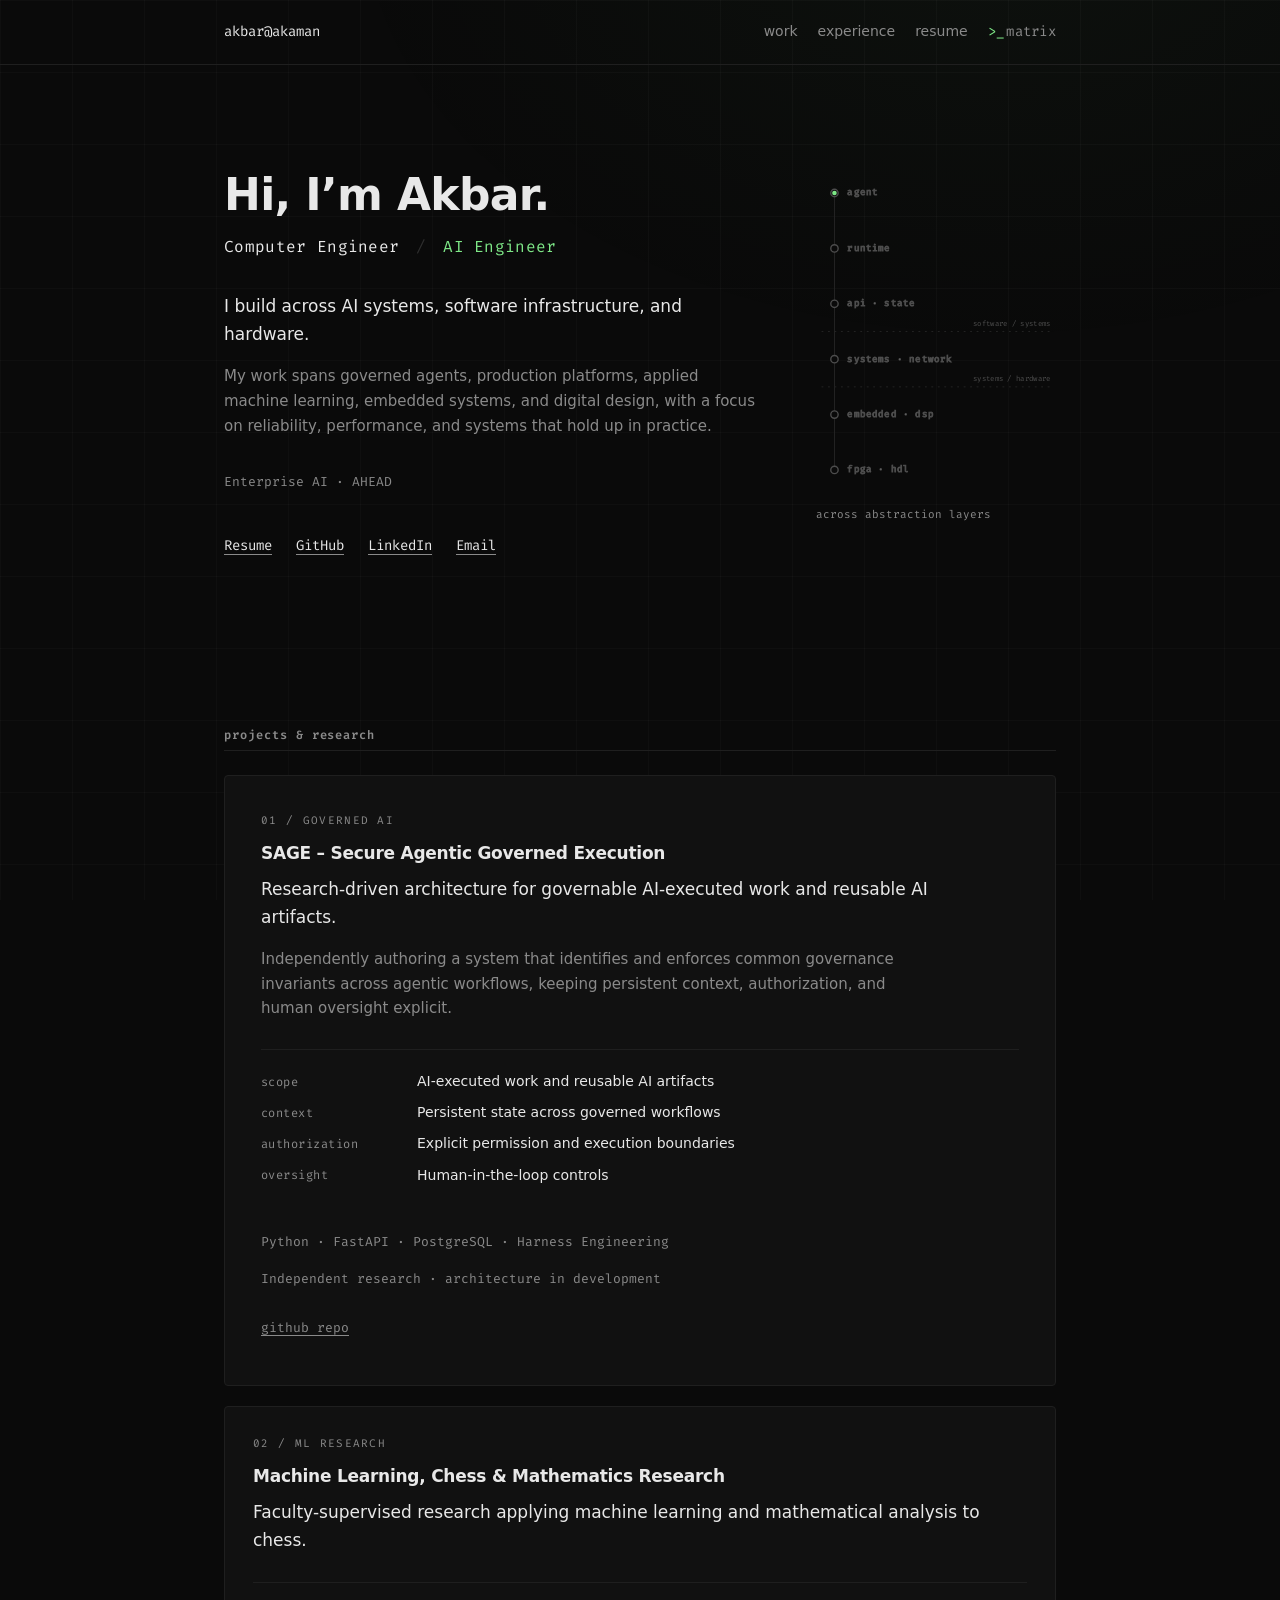
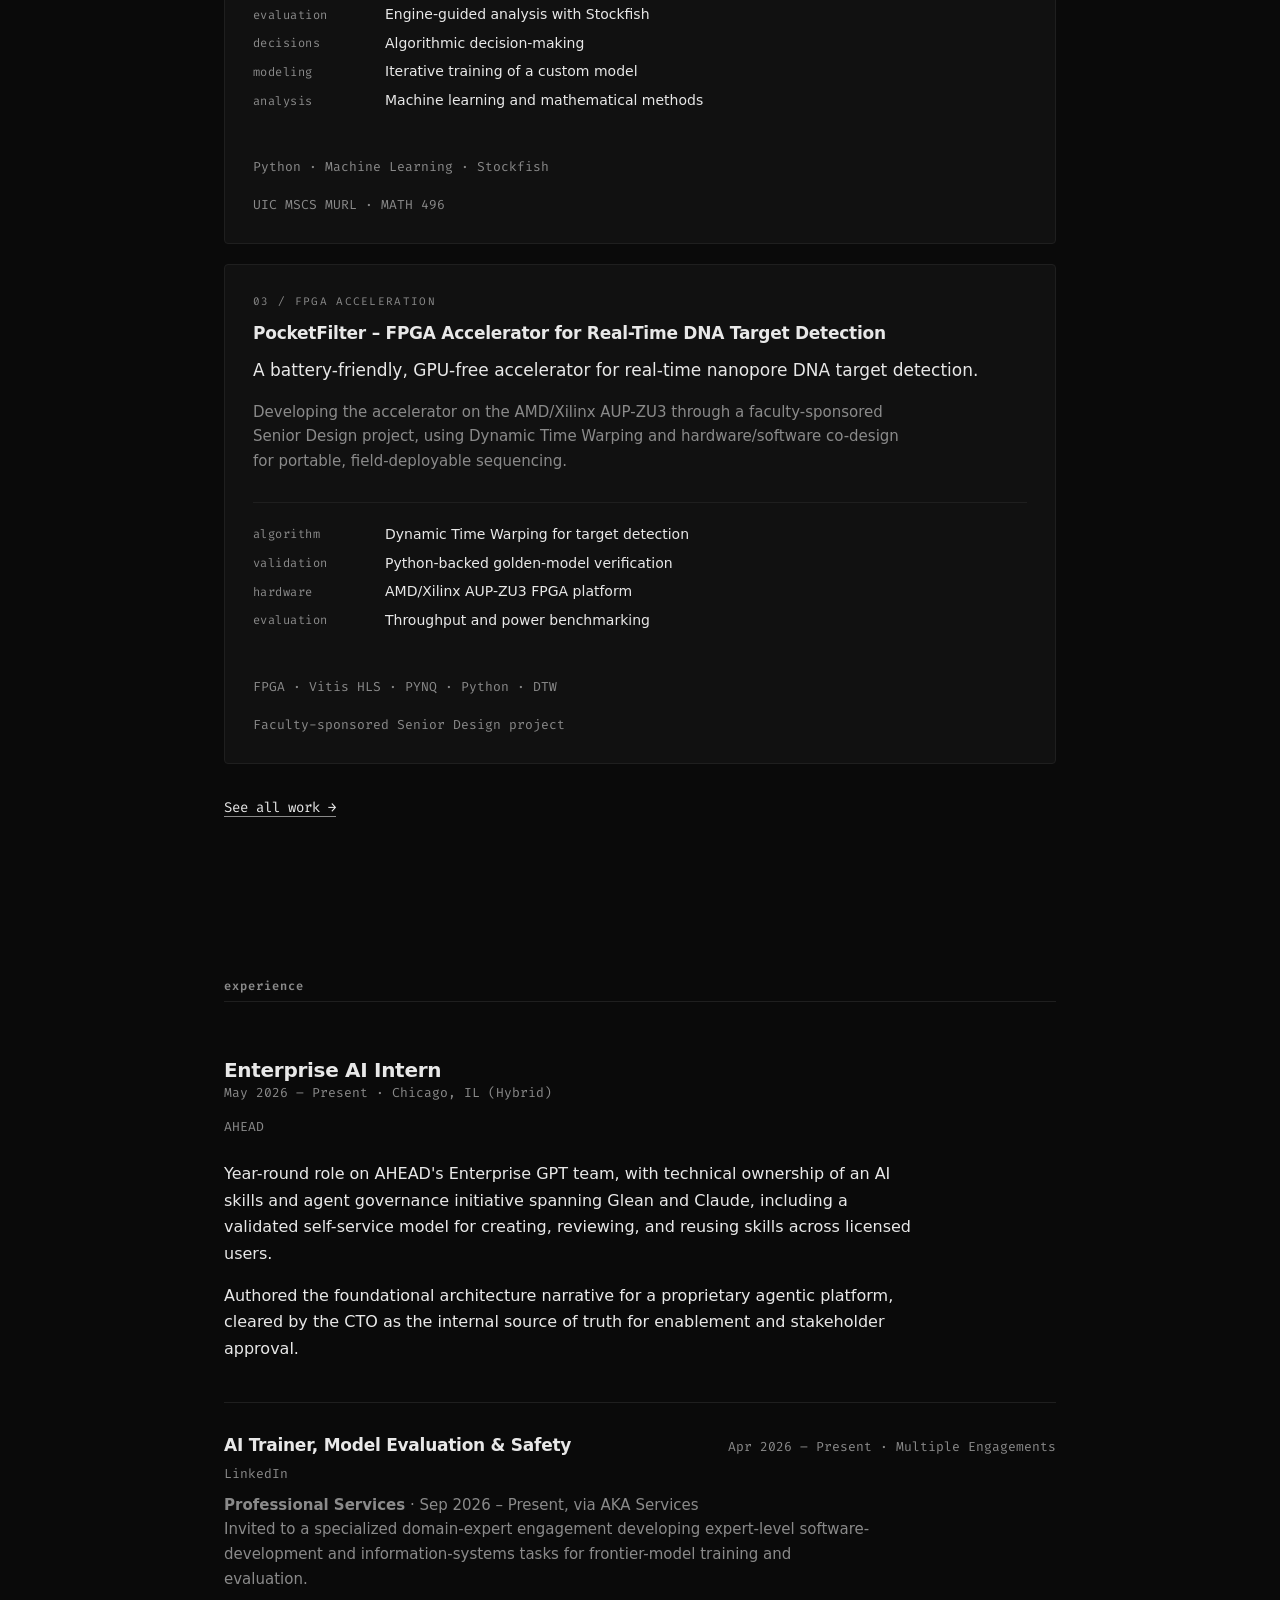
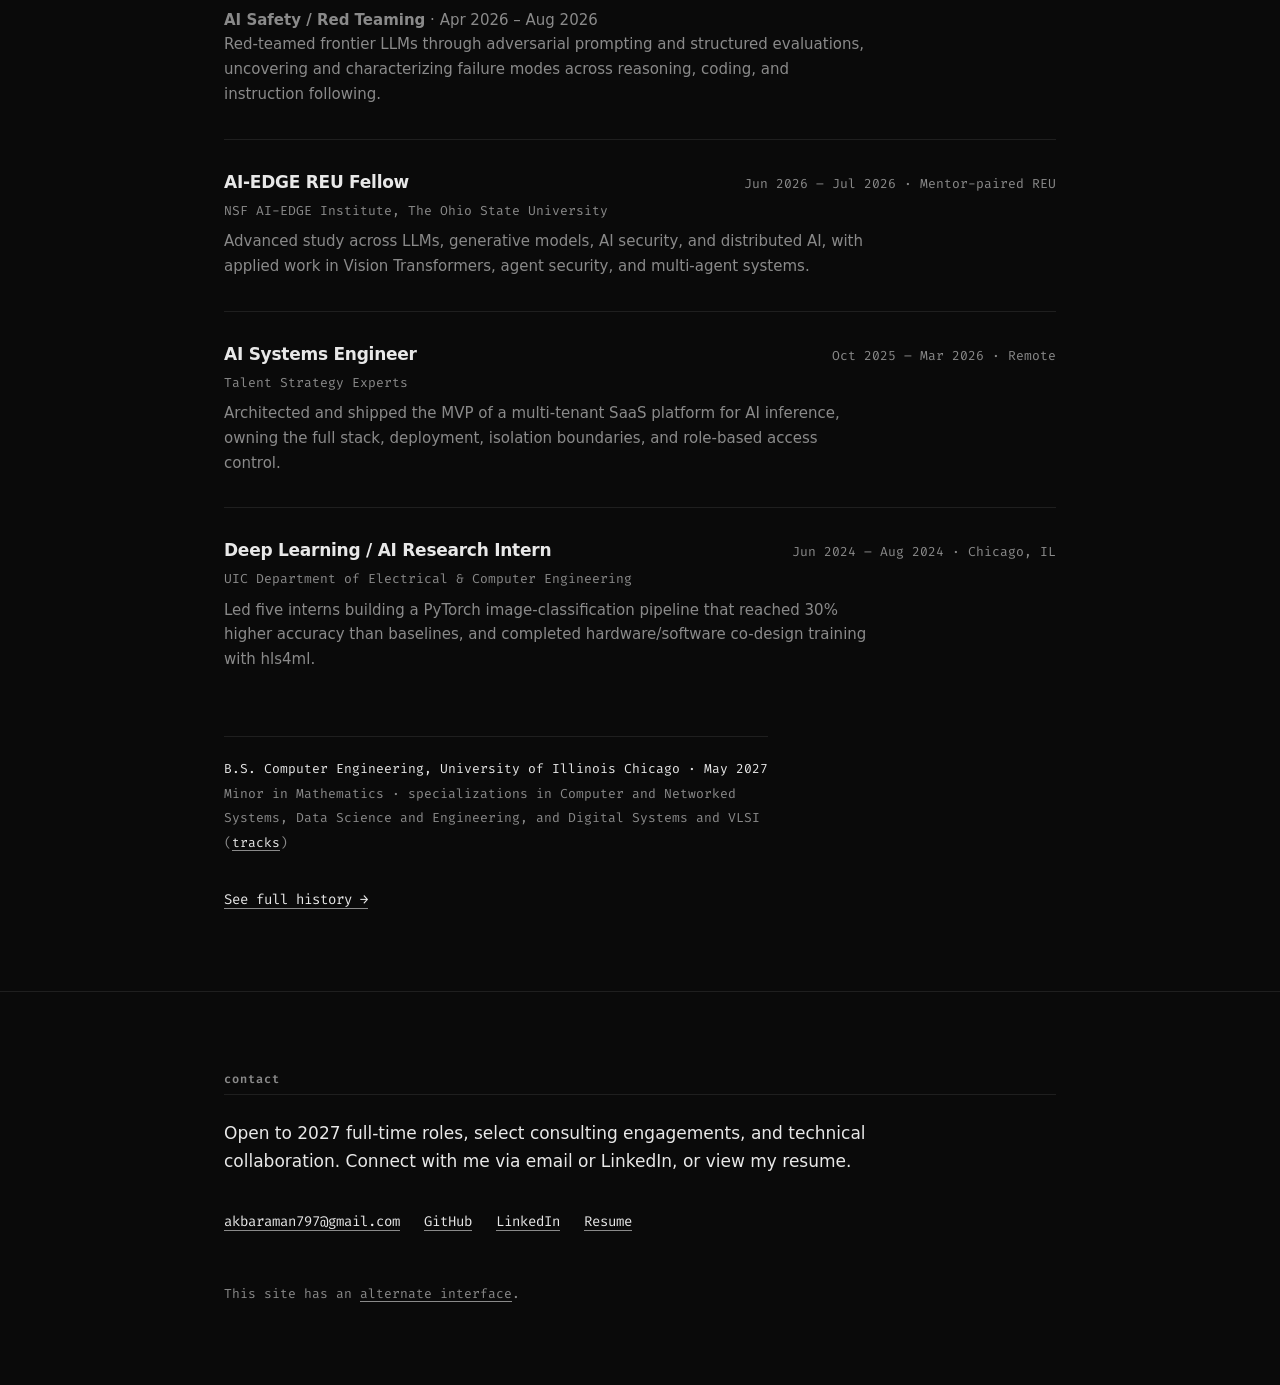
<file: index.html>
<!DOCTYPE html>
<html lang="en">
<head>
<meta charset="UTF-8">
<meta name="viewport" content="width=device-width, initial-scale=1">
<title>Akbar Aman &middot; Computer Engineer / AI &amp; Systems Engineer</title>
<meta name="description" content="Akbar Aman is a computer engineer working across AI systems, software infrastructure, and hardware: governed agents, production platforms, applied machine learning, embedded systems, and digital design.">
<meta name="author" content="Akbar Aman">
<link rel="canonical" href="https://akaman.dev/">

<meta property="og:type" content="profile">
<meta property="og:title" content="Akbar Aman &middot; Computer Engineer / AI &amp; Systems Engineer">
<meta property="og:description" content="I build across AI systems, software infrastructure, and hardware.">
<meta property="og:url" content="https://akaman.dev/">
<meta property="og:image" content="https://akaman.dev/assets/files/og-professional.png">
<meta property="og:image:alt" content="Akbar Aman, Computer Engineer / AI & Systems Engineer">
<meta name="twitter:card" content="summary_large_image">
<meta name="twitter:title" content="Akbar Aman &middot; Computer Engineer / AI &amp; Systems Engineer">
<meta name="twitter:description" content="I build across AI systems, software infrastructure, and hardware.">
<meta name="twitter:image" content="https://akaman.dev/assets/files/og-professional.png">

<link rel="icon" href="/assets/favicon.svg" type="image/svg+xml">
<link href="https://fonts.googleapis.com/css2?family=Fira+Code:wght@400;500&display=swap" rel="stylesheet">
<link rel="stylesheet" href="/assets/css/pro.css">

<script>
/* Flags JS before first paint so scroll-reveal targets start hidden without a
   flash. The timer is a dead-man switch: if pro.js never executes, the hiding
   class is dropped and every section is visible. */
(function (d) {
  var h = d.documentElement;
  h.classList.add('pro-js');
  setTimeout(function () {
    if (h.getAttribute('data-pro-ready') !== '1') h.classList.remove('pro-js');
  }, 1500);
})(document);
</script>

<script type="application/ld+json">
{
  "@context": "https://schema.org",
  "@type": "Person",
  "name": "Akbar Aman",
  "jobTitle": ["Computer Engineer", "AI Engineer", "Systems Engineer"],
  "url": "https://akaman.dev/",
  "sameAs": [
    "https://github.com/ak23bar",
    "https://linkedin.com/in/akbar-aman-94b1b6263"
  ]
}
</script>
</head>
<body>
<a class="skip-link" href="#main">Skip to content</a>

<header class="site-header">
  <div class="wrap header-inner">
    <a class="wordmark mono" href="/" aria-label="Akbar Aman, home">akbar@akaman</a>
    <nav class="site-nav" aria-label="Primary">
      <a href="#projects">work</a>
      <a href="#experience">experience</a>
      <a href="/assets/files/Akbar_Resume.pdf">resume</a>
      <span class="matrix-slot">
        <a class="matrix-entry mono" href="/matrix/" aria-label="Open Matrix portfolio interface"><span class="caret" aria-hidden="true">&gt;_</span> matrix</a>
        <span class="matrix-cue mono" id="matrix-cue" aria-hidden="true">alternate interface available</span>
      </span>
    </nav>
  </div>
</header>

<main id="main">

  <section id="home" class="hero">
    <div class="wrap hero-grid">

      <div class="hero-copy">
        <h1>Hi, I&rsquo;m Akbar.</h1>
        <p class="positioning mono">
          <span class="ident-anchor" aria-hidden="true">Computer Engineer</span>
          <span class="ident-sep" aria-hidden="true">/</span>
          <span class="ident-rotator" aria-hidden="true">
            <span class="ident-sizer">Systems Engineer</span>
            <span class="ident-item is-active">AI Engineer</span>
            <span class="ident-item">Systems Engineer</span>
          </span>
          <span class="sr-only">Computer Engineer / AI and Systems Engineer</span>
        </p>
        <p class="hero-thesis">I build across AI systems, software infrastructure,
          and hardware.</p>
        <p class="hero-support">My work spans governed agents, production platforms,
          applied machine learning, embedded systems, and digital design, with a
          focus on reliability, performance, and systems that hold up in practice.</p>
        <p class="hero-role mono">Enterprise AI &middot; AHEAD</p>
        <ul class="hero-actions">
          <li><a href="/assets/files/Akbar_Resume.pdf">Resume</a></li>
          <li><a href="https://github.com/ak23bar">GitHub</a></li>
          <li><a href="https://linkedin.com/in/akbar-aman-94b1b6263">LinkedIn</a></li>
          <li><a href="mailto:akbaraman797@gmail.com">Email</a></li>
        </ul>
      </div>

      <div class="hero-visual">
        <svg class="topology" viewBox="0 0 260 352" role="img" aria-label="Diagram of one engineering stack spanning six layers, from agent at the top down to runtime, api and state, systems and network, embedded and DSP, and fpga and HDL at the bottom. A dashed line marks the boundary from software into systems, and a second dashed line marks the boundary from systems into hardware. A single signal travels down the stack through every layer in order, then back up to the top, and repeats.">
          <g class="topo-wire">
            <line x1="20" y1="26" x2="20" y2="326"></line>
          </g>
          <g class="topo-bound">
            <line x1="6" y1="176" x2="254" y2="176"></line>
            <line x1="6" y1="236" x2="254" y2="236"></line>
            <text class="topo-bound-label" x="254" y="170">software / systems</text>
            <text class="topo-bound-label" x="254" y="230">systems / hardware</text>
          </g>
          <g class="topo-nodes">
            <g class="topo-layer topo-l1">
              <circle class="topo-node" cx="20" cy="26" r="4"></circle>
              <text class="topo-label" x="34" y="26">agent</text>
            </g>
            <g class="topo-layer topo-l2">
              <circle class="topo-node" cx="20" cy="86" r="4"></circle>
              <text class="topo-label" x="34" y="86">runtime</text>
            </g>
            <g class="topo-layer topo-l3">
              <circle class="topo-node" cx="20" cy="146" r="4"></circle>
              <text class="topo-label" x="34" y="146">api &#183; state</text>
            </g>
            <g class="topo-layer topo-l4">
              <circle class="topo-node" cx="20" cy="206" r="4"></circle>
              <text class="topo-label" x="34" y="206">systems &#183; network</text>
            </g>
            <g class="topo-layer topo-l5">
              <circle class="topo-node" cx="20" cy="266" r="4"></circle>
              <text class="topo-label" x="34" y="266">embedded &#183; dsp</text>
            </g>
            <g class="topo-layer topo-l6">
              <circle class="topo-node" cx="20" cy="326" r="4"></circle>
              <text class="topo-label" x="34" y="326">fpga &#183; hdl</text>
            </g>
          </g>
          <circle class="topo-packet" cx="20" cy="26" r="2.5"></circle>
        </svg>
        <p class="hero-visual-caption mono">across abstraction layers</p>
      </div>

    </div>
  </section>

  <section id="projects" class="systems">
    <div class="wrap">
      <h2 class="section-label reveal">projects &amp; research</h2>

      <article class="system system--lead reveal">
        <p class="system-index mono">01 / governed ai</p>
        <h3>SAGE &ndash; Secure Agentic Governed Execution</h3>
        <p class="system-thesis">Research-driven architecture for governable
          AI-executed work and reusable AI artifacts.</p>
        <p class="system-desc">Independently authoring a system that identifies and
          enforces common governance invariants across agentic workflows, keeping
          persistent context, authorization, and human oversight explicit.</p>
        <dl class="system-spec">
          <dt>scope</dt>         <dd>AI-executed work and reusable AI artifacts</dd>
          <dt>context</dt>       <dd>Persistent state across governed workflows</dd>
          <dt>authorization</dt> <dd>Explicit permission and execution boundaries</dd>
          <dt>oversight</dt>     <dd>Human-in-the-loop controls</dd>
        </dl>
        <p class="system-tech mono">Python &middot; FastAPI &middot; PostgreSQL &middot; Harness Engineering</p>
        <p class="system-evidence mono">Independent research &middot; architecture in development</p>
        <ul class="system-links mono">
          <li><a href="https://github.com/ak23bar/governed-support-platform" target="_blank" rel="noopener noreferrer" aria-label="SAGE Secure Agentic Governed Execution repository on GitHub">github repo</a></li>
        </ul>
      </article>

      <article class="system reveal">
        <p class="system-index mono">02 / ml research</p>
        <h3>Machine Learning, Chess &amp; Mathematics Research</h3>
        <p class="system-thesis">Faculty-supervised research applying machine
          learning and mathematical analysis to chess.</p>
        <dl class="system-spec system-spec--compact">
          <dt>evaluation</dt> <dd>Engine-guided analysis with Stockfish</dd>
          <dt>decisions</dt>  <dd>Algorithmic decision-making</dd>
          <dt>modeling</dt>   <dd>Iterative training of a custom model</dd>
          <dt>analysis</dt>   <dd>Machine learning and mathematical methods</dd>
        </dl>
        <p class="system-tech mono">Python &middot; Machine Learning &middot; Stockfish</p>
        <p class="system-evidence mono">UIC MSCS MURL &middot; MATH 496</p>
      </article>

      <article class="system reveal">
        <p class="system-index mono">03 / fpga acceleration</p>
        <h3>PocketFilter &ndash; FPGA Accelerator for Real-Time DNA Target Detection</h3>
        <p class="system-thesis">A battery-friendly, GPU-free accelerator for
          real-time nanopore DNA target detection.</p>
        <p class="system-desc">Developing the accelerator on the AMD/Xilinx
          AUP-ZU3 through a faculty-sponsored Senior Design project, using
          Dynamic Time Warping and hardware/software co-design for portable,
          field-deployable sequencing.</p>
        <dl class="system-spec system-spec--compact">
          <dt>algorithm</dt>   <dd>Dynamic Time Warping for target detection</dd>
          <dt>validation</dt>  <dd>Python-backed golden-model verification</dd>
          <dt>hardware</dt>    <dd>AMD/Xilinx AUP-ZU3 FPGA platform</dd>
          <dt>evaluation</dt>  <dd>Throughput and power benchmarking</dd>
        </dl>
        <p class="system-tech mono">FPGA &middot; Vitis HLS &middot; PYNQ &middot; Python &middot; DTW</p>
        <p class="system-evidence mono">Faculty-sponsored Senior Design project</p>
      </article>

      <p class="see-all mono reveal"><a href="/matrix/#projects">See all work &rarr;</a></p>
    </div>
  </section>

  <!-- Group order descends the same abstraction stack the hero diagram
       draws: AI systems at the top, down through software, ML, to hardware
       at the bottom. -->
  <section id="experience" class="experience">
    <div class="wrap">
      <h2 class="section-label reveal">experience</h2>

      <article class="role role--current reveal">
        <h3>Enterprise AI Intern</h3>
        <p class="role-dates mono">May 2026 &ndash; Present &middot; Chicago, IL (Hybrid)</p>
        <p class="role-org mono">AHEAD</p>
        <p class="role-desc">Year-round role on AHEAD's Enterprise GPT team, with
          technical ownership of an AI skills and agent governance initiative
          spanning Glean and Claude, including a validated self-service model for
          creating, reviewing, and reusing skills across licensed users.</p>
        <p class="role-desc">Authored the foundational architecture narrative for a
          proprietary agentic platform, cleared by the CTO as the internal source
          of truth for enablement and stakeholder approval.</p>
      </article>

      <article class="role reveal">
        <div class="role-head">
          <h3>AI Trainer, Model Evaluation &amp; Safety</h3>
          <p class="role-dates mono">Apr 2026 &ndash; Present &middot; Multiple Engagements</p>
        </div>
        <p class="role-org mono">LinkedIn</p>
        <p class="role-line"><strong>Professional Services</strong> &middot; Sep 2026 &ndash; Present, via AKA Services<br>
          Invited to a specialized domain-expert engagement developing
          expert-level software-development and information-systems tasks for
          frontier-model training and evaluation.</p>
        <p class="role-line"><strong>AI Safety / Red Teaming</strong> &middot; Apr 2026 &ndash; Aug 2026<br>
          Red-teamed frontier LLMs through adversarial prompting and structured
          evaluations, uncovering and characterizing failure modes across
          reasoning, coding, and instruction following.</p>
      </article>

      <article class="role reveal">
        <div class="role-head">
          <h3>AI-EDGE REU Fellow</h3>
          <p class="role-dates mono">Jun 2026 &ndash; Jul 2026 &middot; Mentor-paired REU</p>
        </div>
        <p class="role-org mono">NSF AI-EDGE Institute, The Ohio State University</p>
        <p class="role-line">Advanced study across LLMs, generative models, AI
          security, and distributed AI, with applied work in Vision Transformers,
          agent security, and multi-agent systems.</p>
      </article>

      <article class="role reveal">
        <div class="role-head">
          <h3>AI Systems Engineer</h3>
          <p class="role-dates mono">Oct 2025 &ndash; Mar 2026 &middot; Remote</p>
        </div>
        <p class="role-org mono">Talent Strategy Experts</p>
        <p class="role-line">Architected and shipped the MVP of a multi-tenant
          SaaS platform for AI inference, owning the full stack, deployment,
          isolation boundaries, and role-based access control.</p>
      </article>

      <article class="role reveal">
        <div class="role-head">
          <h3>Deep Learning / AI Research Intern</h3>
          <p class="role-dates mono">Jun 2024 &ndash; Aug 2024 &middot; Chicago, IL</p>
        </div>
        <p class="role-org mono">UIC Department of Electrical &amp; Computer Engineering</p>
        <p class="role-line">Led five interns building a PyTorch
          image-classification pipeline that reached 30% higher accuracy than
          baselines, and completed hardware/software co-design training with
          hls4ml.</p>
      </article>

      <p class="role-education mono reveal">B.S. Computer Engineering, University of Illinois Chicago &middot; May 2027<br>
        <span class="role-education-detail">Minor in Mathematics &middot; specializations in Computer and Networked Systems, Data Science and Engineering, and Digital Systems and VLSI (<a href="https://ece.uic.edu/undergraduate/tracks/" target="_blank" rel="noopener noreferrer" aria-label="UIC Electrical and Computer Engineering undergraduate tracks">tracks</a>)</span></p>

      <p class="see-all mono reveal"><a href="/matrix/#experience" aria-label="See the full work history on the Matrix portfolio interface">See full history &rarr;</a></p>
    </div>
  </section>

</main>

<footer id="contact" class="site-footer">
  <div class="wrap reveal">
    <h2 class="section-label">contact</h2>
    <p>Open to 2027 full-time roles, select consulting
       engagements, and technical collaboration. Connect with me via email or LinkedIn, or view my resume.</p>
    <ul class="footer-links">
      <li><a href="mailto:akbaraman797@gmail.com">akbaraman797@gmail.com</a></li>
      <li><a href="https://github.com/ak23bar">GitHub</a></li>
      <li><a href="https://linkedin.com/in/akbar-aman-94b1b6263">LinkedIn</a></li>
      <li><a href="/assets/files/Akbar_Resume.pdf">Resume</a></li>
    </ul>
    <p class="alt-interface mono">
      This site has an <a href="/matrix/">alternate interface</a>.
    </p>
  </div>
</footer>

<script src="/assets/js/pro.js" defer></script>
</body>
</html>
</file>
<file: assets/css/pro.css>
/* Professional surface. Loaded only by /index.html.
   Deliberately shares nothing with the Matrix stylesheets. */

:root {
    --bg:          #0a0a0a;
    --surface:     #111111;
    --hairline:    #1f1f1f;
    --hairline-lit:#2e2e2e;
    --text:        #e8e8e8;
    --text-muted:  #8a8a8a;
    --accent:      #7ee787;

    --font-sans: ui-sans-serif, -apple-system, BlinkMacSystemFont, system-ui, "Segoe UI", sans-serif;
    --font-mono: "Fira Code", ui-monospace, SFMono-Regular, Menlo, monospace;

    --dur: 150ms;
    --measure: 68ch;
    /* 880, not the spec's 720: the two-column hero needs the width, and a
       single container value keeps the header aligned with the hero. Prose
       is still bounded by --measure, not by the column. */
    --col: 880px;

    /* diagram-only tones, deliberately below body-text contrast */
    --wire:      #262626;
    --node-idle: #4d4d4d;
    /* One full traversal of the hero diagram, down the stack and back up.
       Every stop in the topo keyframes is a percentage, so the schedule is
       duration-independent: changing this one value rescales travel, dwell,
       and both end pauses together and cannot break the one-active-layer
       invariant. Tune the pace here, never in the keyframes. */
    --topo-cycle: 30s;
}

*, *::before, *::after { box-sizing: border-box; }

html { -webkit-text-size-adjust: 100%; }

body {
    margin: 0;
    background: var(--bg);
    color: var(--text);
    font-family: var(--font-sans);
    font-size: clamp(1rem, 0.97rem + 0.15vw, 1.0625rem);
    line-height: 1.65;
    -webkit-font-smoothing: antialiased;
}

/* Single measure. Whitespace is the primary structural device. */
.wrap {
    width: 100%;
    max-width: var(--col);
    margin-inline: auto;
    padding-inline: 1.5rem;
}

h1, h2, h3 { line-height: 1.2; margin: 0; font-weight: 600; letter-spacing: -0.015em; }
h1 { font-size: clamp(2rem, 1.6rem + 2vw, 2.75rem); }
h2 { font-size: 0.8125rem; }
h3 { font-size: 1.0625rem; }

p { margin: 0 0 1rem; max-width: var(--measure); }
p:last-child { margin-bottom: 0; }

a {
    color: var(--text);
    text-decoration: underline;
    text-decoration-color: var(--text-muted);
    text-decoration-thickness: 1px;
    text-underline-offset: 0.25em;
    transition: color var(--dur) ease;
}
a:hover { color: var(--accent); text-decoration-color: var(--accent); }

/* Focus rings use --accent (12.89:1), never --hairline (1.20:1, below the
   WCAG 1.4.11 3:1 threshold for non-text contrast). Never suppressed. */
:focus-visible {
    outline: 2px solid var(--accent);
    outline-offset: 3px;
    border-radius: 2px;
}

/* Mono is an accent, not the body voice: labels, metadata, tech lines,
   the wordmark, and the palette. */
.mono { font-family: var(--font-mono); font-variant-ligatures: none; }

.section-label {
    font-family: var(--font-mono);
    font-size: 0.75rem;
    letter-spacing: 0.08em;
    text-transform: lowercase;
    color: var(--text-muted);
    margin: 0 0 1.5rem;
    padding-bottom: 0.5rem;
    border-bottom: 1px solid var(--hairline);
}

section { padding-block: clamp(3rem, 2rem + 4vw, 5rem); }

.skip-link {
    position: absolute; left: -9999px;
    background: var(--surface); color: var(--text);
    padding: 0.75rem 1rem; z-index: 100;
}
.skip-link:focus { left: 1rem; top: 1rem; }

@media (prefers-reduced-motion: reduce) {
    *, *::before, *::after {
        transition-duration: 0.01ms !important;
        animation-duration: 0.01ms !important;
        animation-iteration-count: 1 !important;
        scroll-behavior: auto !important;
    }
}

/* ---- header ---- */
.site-header { border-bottom: 1px solid var(--hairline); }
.header-inner {
    display: flex; align-items: center; justify-content: space-between;
    flex-wrap: wrap; gap: 1rem; row-gap: 0.5rem; min-height: 64px;
}
.wordmark { font-size: 0.875rem; color: var(--text); text-decoration: none; }
.wordmark:hover { color: var(--accent); }
.site-nav { display: flex; align-items: center; flex-wrap: wrap; gap: 1.25rem; row-gap: 0; }
.site-nav a {
    font-size: 0.875rem; color: var(--text-muted); text-decoration: none;
    min-height: 44px; display: inline-flex; align-items: center;
}
.site-nav a:hover { color: var(--accent); }
.matrix-entry { font-size: 1rem; }

/* ---- footer ---- */
.site-footer {
    border-top: 1px solid var(--hairline);
    padding-block: clamp(3rem, 2rem + 4vw, 5rem);
}
.footer-links {
    list-style: none; margin: 1.5rem 0 0; padding: 0;
    display: flex; flex-wrap: wrap; gap: 0.5rem 1.5rem;
    font-family: var(--font-mono); font-size: 0.875rem;
}
.footer-links a { min-height: 44px; display: inline-flex; align-items: center; }
.alt-interface {
    margin-top: 2.5rem; font-size: 0.8125rem; color: var(--text-muted);
}
.alt-interface a { color: var(--text-muted); }

/* ---- hero ---- */
.hero { padding-block: clamp(3.5rem, 2.5rem + 5vw, 7rem) clamp(3rem, 2rem + 4vw, 5rem); }
.positioning {
    margin: 0.75rem 0 2rem; font-size: 1rem;
    color: var(--text); letter-spacing: 0.02em;
}
.hero-thesis { color: var(--text); font-size: 1.0625rem; }
.hero-role {
    margin-top: 2rem; font-size: 0.8125rem; color: var(--text-muted);
}
.hero-actions {
    list-style: none; margin: 2rem 0 0; padding: 0;
    display: flex; flex-wrap: wrap; gap: 0.5rem 1.5rem;
    font-family: var(--font-mono); font-size: 0.875rem;
}
.hero-actions a { min-height: 44px; display: inline-flex; align-items: center; }

/* ---- selected systems ----
   Single column, not a grid: each card states a thesis, and a thesis needs a
   full measure of text. A grid forces identical dimensions, which makes every
   card read as equally weighted. */
.system {
    border: 1px solid var(--hairline);
    border-radius: 4px;
    padding: 1.75rem;
    margin-bottom: 1.25rem;
    background: var(--surface);
    transition: border-color var(--dur) ease;
}
.system:hover { border-color: var(--hairline-lit); }
.system--lead { padding: 2.25rem; }
.system h3 { margin-bottom: 0.75rem; }
.system-thesis { color: var(--text); }
.system-notes {
    margin: 1.25rem 0 0; padding-left: 1.1rem;
    max-width: var(--measure); color: var(--text-muted);
    font-size: 0.9375rem;
}
.system-notes li { margin-bottom: 0.5rem; }
.system-notes li::marker { color: var(--accent); }
.system-tech {
    margin-top: 1.25rem; font-size: 0.8125rem; color: var(--text-muted);
}
.system-evidence { margin-top: 0.5rem; font-size: 0.8125rem; }
.see-all { margin-top: 2rem; font-size: 0.875rem; }

.sr-only {
    position: absolute; width: 1px; height: 1px;
    margin: -1px; padding: 0; overflow: hidden;
    clip-path: inset(50%); white-space: nowrap; border: 0;
}

/* Empty until their tasks land. Without this they contribute ~320px of dead
   space between the last card and the footer. */
section:empty { padding-block: 0; }

/* ---- background depth ----
   A technical field, not content: grid lines at 2.2% white and one very low
   radial. Fixed and non-interactive, so it never enters layout or hit-testing. */
body::before {
    content: "";
    position: fixed;
    inset: 0;
    z-index: -1;
    pointer-events: none;
    background-image:
        radial-gradient(60rem 40rem at 78% -10%, rgba(126, 231, 135, 0.035), transparent 70%),
        linear-gradient(to right, rgba(255, 255, 255, 0.022) 1px, transparent 1px),
        linear-gradient(to bottom, rgba(255, 255, 255, 0.022) 1px, transparent 1px);
    background-size: 100% 100%, 72px 72px, 72px 72px;
}

/* ---- motion system ----
   One entrance shape, one duration, one easing. The hero entrance is pure CSS
   with `both` fill, so there is no state where content stays invisible. */
@keyframes enter {
    from { opacity: 0; transform: translateY(10px); }
    to   { opacity: 1; transform: none; }
}

.hero-copy > *,
.hero-visual {
    animation: enter 420ms ease both;
}
.hero-copy > :nth-child(1) { animation-delay: 40ms; }
.hero-copy > :nth-child(2) { animation-delay: 100ms; }
.hero-copy > :nth-child(3) { animation-delay: 160ms; }
.hero-copy > :nth-child(4) { animation-delay: 220ms; }
.hero-copy > :nth-child(5) { animation-delay: 280ms; }
.hero-copy > :nth-child(6) { animation-delay: 340ms; }
/* The diagram resolves after the copy has landed. */
.hero-visual { animation-delay: 420ms; animation-duration: 560ms; }

/* Scroll reveal. Gated on .pro-js so the page is complete without JavaScript,
   and revealed once — never re-hidden on scroll-back. */
.pro-js .reveal {
    opacity: 0;
    transform: translateY(10px);
}
.pro-js .reveal.is-in {
    opacity: 1;
    transform: none;
    transition: opacity 420ms ease, transform 420ms ease;
}

@media (prefers-reduced-motion: reduce) {
    .pro-js .reveal { opacity: 1; transform: none; }
}

/* ---- header: matrix discovery ---- */
.matrix-slot { position: relative; display: inline-flex; align-items: center; }
.matrix-entry {
    color: var(--text-muted);
    font-size: 0.8125rem;
    letter-spacing: 0.02em;
}
.matrix-entry .caret { color: var(--accent); margin-right: 0.15em; }
.matrix-entry:hover .caret,
.matrix-entry:focus-visible .caret { animation: caret 1.1s steps(1) infinite; }

/* Bound to hover/focus rather than running forever: an indefinite blink is the
   same WCAG 2.2.2 problem as an indefinite rotation. */
@keyframes caret {
    0%, 55%   { opacity: 1; }
    56%, 100% { opacity: 0.3; }
}

/* Absolutely positioned, so appearing and disappearing costs zero layout. */
.matrix-cue {
    position: absolute;
    top: calc(100% - 8px);
    right: 0;
    white-space: nowrap;
    font-size: 0.6875rem;
    letter-spacing: 0.03em;
    color: var(--text-muted);
    background: var(--surface);
    border: 1px solid var(--hairline-lit);
    border-radius: 3px;
    padding: 0.25rem 0.5rem;
    pointer-events: none;
    opacity: 0;
    transform: translateY(-4px);
    transition: opacity 300ms ease, transform 300ms ease;
}
.matrix-cue.is-shown { opacity: 1; transform: none; }

/* ---- hero ---- */
.hero-grid {
    display: grid;
    grid-template-columns: minmax(0, 1fr) 240px;
    gap: 3.5rem;
    align-items: start;
}
.hero-copy { min-width: 0; }

.ident-anchor { color: var(--text); }
.ident-sep { color: var(--hairline-lit); margin: 0 0.4em; }

/* The sizer reserves the widest label so swapping causes no reflow. */
.ident-rotator { position: relative; display: inline-block; vertical-align: bottom; }
.ident-sizer { visibility: hidden; }
.ident-item {
    position: absolute; left: 0; top: 0;
    color: var(--accent);
    opacity: 0;
    transition: opacity 300ms ease;
}
.ident-item.is-active { opacity: 1; }

.hero-support { color: var(--text-muted); font-size: 0.9375rem; margin-top: 1rem; }

/* ---- hero visual: abstraction-layer topology ---- */
.hero-visual { min-width: 0; }
.topology { display: block; width: 100%; height: auto; overflow: visible; }

.topo-wire line { stroke: var(--wire); stroke-width: 1; }
.topo-bound line {
    stroke: var(--wire); stroke-width: 1; stroke-dasharray: 2 5;
}
/* At 7px against --wire these read as compression artifacts rather than
   labels. 8px against --node-idle stays quiet but resolves as text. */
.topo-bound-label {
    fill: var(--node-idle); font-family: var(--font-mono); font-size: 8px;
    text-anchor: end; letter-spacing: 0.04em;
}

/* Each layer is one group (circle + label) so one animated property pair
   drives both: `stroke` inherits down to the child circle, `fill` inherits
   down to the child text. That lets a single @keyframes rule per layer light
   up the ring and brighten its label together, and guarantees they can never
   fall out of sync the way two independently-animated elements could. The
   circle and the label must NOT set their own `stroke`/`fill` respectively,
   or the explicit value on the child would beat the inherited animated one. */
.topo-layer { stroke: var(--node-idle); fill: var(--text-muted); }
.topo-label {
    font-family: var(--font-mono); font-size: 10px;
    dominant-baseline: middle; letter-spacing: 0.02em;
}
.topo-node { fill: var(--bg); stroke-width: 1.5; }
.topo-packet { fill: var(--accent); }

/*
   Traversal schedule: down through six layers, dwell at the bottom, back up
   through six layers, dwell at the top, repeat. The percentages below are the
   schedule; they are independent of the cycle length, which lives in
   --topo-cycle. The seconds column is the 18.4s reference the ratios were
   derived from (percent = seconds / 18.4 * 100) and is kept only so the
   proportions stay legible; multiply by --topo-cycle / 18.4s for real times.
   At the current 30s cycle that is 1.47s of travel between layers, 0.98s of
   dwell on each, and 2.28s of extra pause at each end. Re-derive from this
   table rather than from the percentages if the proportions ever change.

   ref (s)  | % of cycle | state
   0.0      | 0          | at layer 1 (top pause begins)
   2.0      | 10.87      | leave layer 1
   2.9      | 15.76      | arrive layer 2
   3.5      | 19.02      | leave layer 2
   4.4      | 23.91      | arrive layer 3
   5.0      | 27.17      | leave layer 3
   5.9      | 32.07      | arrive layer 4
   6.5      | 35.33      | leave layer 4
   7.4      | 40.22      | arrive layer 5
   8.0      | 43.48      | leave layer 5
   8.9      | 48.37      | arrive layer 6
   10.9     | 59.24      | leave layer 6 (bottom pause ends)
   11.8     | 64.13      | arrive layer 5
   12.4     | 67.39      | leave layer 5
   13.3     | 72.28      | arrive layer 4
   13.9     | 75.54      | leave layer 4
   14.8     | 80.43      | arrive layer 3
   15.4     | 83.70      | leave layer 3
   16.3     | 88.59      | arrive layer 2
   16.9     | 91.85      | leave layer 2
   17.8     | 96.74      | arrive layer 1
   18.4     | 100        | cycle end (top pause continues into next cycle)

   The packet's transform holds its offset across each dwell (paired
   percentage stops, equal value) and interpolates linearly across each
   travel segment. Offsets are the node spacing (60px) times layers crossed.
*/
@keyframes topo-packet-travel {
    0%, 10.87%   { transform: translateY(0); }
    15.76%, 19.02%  { transform: translateY(60px); }
    23.91%, 27.17%  { transform: translateY(120px); }
    32.07%, 35.33%  { transform: translateY(180px); }
    40.22%, 43.48%  { transform: translateY(240px); }
    48.37%, 59.24%  { transform: translateY(300px); }
    64.13%, 67.39%  { transform: translateY(240px); }
    72.28%, 75.54%  { transform: translateY(180px); }
    80.43%, 83.70%  { transform: translateY(120px); }
    88.59%, 91.85%  { transform: translateY(60px); }
    96.74%, 100%    { transform: translateY(0); }
}
.topo-packet { animation: topo-packet-travel var(--topo-cycle) linear infinite; }

/* One @keyframes per layer: each holds the idle colours except during its own
   dwell windows (from the table above), when it switches to the accent pair.
   Each edge is written as two offsets 0.03% apart (about 9ms of a 30s
   cycle) rather than as one repeated offset. Two keyframes at the exact same
   percentage do NOT produce a zero-duration jump: the engine keeps both, and
   because they carry different values it interpolates across the ENTIRE gap
   to the next differing offset, not just up to the duplicate. On this table
   that gap can span most of the cycle, which smears one layer's colour into
   the next dwell window instead of cutting it off, briefly making several
   layers read as active at once. Separating the edge into two distinct,
   nearly-adjacent offsets keeps the fast snap while giving the interpolator
   an unambiguous, vanishingly short segment to run it over. 0.03% is far
   inside the 4.89% minimum gap between any two layers' windows, so no two
   layers can straddle it at once. */
@keyframes topo-l1 {
    0%, 10.87%      { stroke: var(--accent); fill: var(--text); }
    10.90%, 96.71%  { stroke: var(--node-idle); fill: var(--text-muted); }
    96.74%, 100%    { stroke: var(--accent); fill: var(--text); }
}
@keyframes topo-l2 {
    0%, 15.73%      { stroke: var(--node-idle); fill: var(--text-muted); }
    15.76%, 19.02%  { stroke: var(--accent); fill: var(--text); }
    19.05%, 88.56%  { stroke: var(--node-idle); fill: var(--text-muted); }
    88.59%, 91.85%  { stroke: var(--accent); fill: var(--text); }
    91.88%, 100%    { stroke: var(--node-idle); fill: var(--text-muted); }
}
@keyframes topo-l3 {
    0%, 23.88%      { stroke: var(--node-idle); fill: var(--text-muted); }
    23.91%, 27.17%  { stroke: var(--accent); fill: var(--text); }
    27.20%, 80.40%  { stroke: var(--node-idle); fill: var(--text-muted); }
    80.43%, 83.70%  { stroke: var(--accent); fill: var(--text); }
    83.73%, 100%    { stroke: var(--node-idle); fill: var(--text-muted); }
}
@keyframes topo-l4 {
    0%, 32.04%      { stroke: var(--node-idle); fill: var(--text-muted); }
    32.07%, 35.33%  { stroke: var(--accent); fill: var(--text); }
    35.36%, 72.25%  { stroke: var(--node-idle); fill: var(--text-muted); }
    72.28%, 75.54%  { stroke: var(--accent); fill: var(--text); }
    75.57%, 100%    { stroke: var(--node-idle); fill: var(--text-muted); }
}
@keyframes topo-l5 {
    0%, 40.19%      { stroke: var(--node-idle); fill: var(--text-muted); }
    40.22%, 43.48%  { stroke: var(--accent); fill: var(--text); }
    43.51%, 64.10%  { stroke: var(--node-idle); fill: var(--text-muted); }
    64.13%, 67.39%  { stroke: var(--accent); fill: var(--text); }
    67.42%, 100%    { stroke: var(--node-idle); fill: var(--text-muted); }
}
@keyframes topo-l6 {
    0%, 48.34%      { stroke: var(--node-idle); fill: var(--text-muted); }
    48.37%, 59.24%  { stroke: var(--accent); fill: var(--text); }
    59.27%, 100%    { stroke: var(--node-idle); fill: var(--text-muted); }
}

.topo-l1 { animation: topo-l1 var(--topo-cycle) linear infinite; }
.topo-l2 { animation: topo-l2 var(--topo-cycle) linear infinite; }
.topo-l3 { animation: topo-l3 var(--topo-cycle) linear infinite; }
.topo-l4 { animation: topo-l4 var(--topo-cycle) linear infinite; }
.topo-l5 { animation: topo-l5 var(--topo-cycle) linear infinite; }
.topo-l6 { animation: topo-l6 var(--topo-cycle) linear infinite; }

.hero-visual-caption {
    color: var(--text-muted); font-size: 0.6875rem; margin-top: 0.75rem;
}

/* Frozen, the diagram must still read as a diagram: park the signal on the top
   layer and hold that layer active rather than leaving an empty end state. */
@media (prefers-reduced-motion: reduce) {
    .topo-packet { animation: none; transform: translateY(0); }
    .topo-layer { animation: none; }
    .topo-l1 { stroke: var(--accent); fill: var(--text); }
}

/* ---- selected systems: engineered system record ---- */
.system-index {
    font-size: 0.6875rem;
    letter-spacing: 0.12em;
    text-transform: uppercase;
    color: var(--text-muted);
    margin: 0 0 0.75rem;
}
.system-desc { color: var(--text-muted); font-size: 0.9375rem; margin-top: 0.75rem; }

.system-spec {
    display: grid;
    grid-template-columns: 8.5rem minmax(0, 1fr);
    gap: 0.5rem 1.25rem;
    margin: 1.75rem 0 0;
    padding-top: 1.25rem;
    border-top: 1px solid var(--hairline);
    font-size: 0.875rem;
}
.system-spec dt {
    font-family: var(--font-mono);
    font-size: 0.75rem;
    letter-spacing: 0.04em;
    color: var(--text-muted);
    padding-top: 0.15rem;
}
.system-spec dd { margin: 0; color: var(--text); }

/* The four followers are records, not essays: a narrower label column and a
   tighter row gap than the lead's read as denser data, keeping GPS the one
   card with room to breathe. */
.system-spec--compact {
    grid-template-columns: 7rem minmax(0, 1fr);
    gap: 0.35rem 1.25rem;
}

.system-tech { padding-top: 1.5rem; }
.system-evidence { color: var(--text-muted); }

/* ---- narrow viewports ----
   The topology collapses rather than compressing: it moves below the copy and
   the boundary captions drop out (too tight against the labels at this
   width), while the spine and all six layers survive. */
@media (max-width: 819px) {
    .hero-grid { grid-template-columns: 1fr; gap: 0; }
    .hero-visual { max-width: 300px; margin-top: 3rem; }
    .topo-bound-label { display: none; }
}

/* The labelled matrix entry is ~56px wider than the bare glyph it replaced,
   which overflowed a 320px viewport by 15px. Beside the wordmark the nav has
   only ~172px, so it wrapped internally and stranded the matrix control on a
   left-aligned second row — which also dragged its cue off-screen. Stacking
   the header gives the nav the full measure and keeps the matrix entry last,
   at the right edge, so the cue stays anchored inside the padding. */
@media (max-width: 420px) {
    .header-inner {
        flex-direction: column;
        align-items: stretch;
        padding-block: 0.625rem;
    }
    .site-nav {
        width: 100%;
        justify-content: space-between;
        gap: 0.5rem;
    }
    .site-nav a { font-size: 0.8125rem; }
    .matrix-entry { font-size: 0.75rem; }
}

@media (max-width: 559px) {
    /* Inline, the identity line wraps and orphans the separator at the end of
       the first line. Stack the two labels instead and drop the separator. */
    .positioning {
        display: flex; flex-direction: column;
        align-items: flex-start; gap: 0.1rem;
    }
    .ident-sep { display: none; }

    .system-spec { grid-template-columns: 1fr; gap: 0.15rem; }
    .system-spec dt { padding-top: 0.65rem; }
    .system-spec dt:first-of-type { padding-top: 0; }
    .system--lead { padding: 1.5rem; }
}

/* ---- selected systems: outbound links ----
   Only two of the five records have a link: a verifiable, still-reachable
   public repository. The other three carry none, on purpose, rather than
   pointing at dead DNS or a private source. */
.system-links {
    list-style: none;
    margin: 0.75rem 0 0;
    padding: 0;
    font-size: 0.8125rem;
}
.system-links a {
    color: var(--text-muted);
    min-height: 44px;
    display: inline-flex;
    align-items: center;
}
.system-links a:hover { color: var(--accent); }

/* ---- experience ----
   Deliberately not five more cards after the five boxed systems above: no
   border, no background surface, no rail, no dots, no icons. A hairline top
   rule between rows is the only separator, carried by the adjacent-sibling
   selector so it also falls between the current role and the first prior
   role without a dedicated class. The current role reads as the anchor
   (more block padding, a larger heading, its two sentences in full prose at
   --text); the four prior roles compress into a dense one-line record, the
   contrast the section is built around. */
.role { padding-block: 2rem; }
.role:first-child { padding-top: 0; }
.role + .role { border-top: 1px solid var(--hairline); }

.role-dates {
    font-size: 0.8125rem;
    color: var(--text-muted);
}
.role-org {
    margin: 0.35rem 0 0;
    font-size: 0.8125rem;
    color: var(--text-muted);
}

.role--current { padding-bottom: 2.5rem; }
.role--current .role-dates { margin-bottom: 0.75rem; }
.role--current h3 { font-size: 1.25rem; }
.role--current .role-org { margin-bottom: 1.5rem; }
/* Explicit rather than relied-on: the brief calls out --text for the anchor
   role's prose specifically, and paragraphs elsewhere in this section (the
   muted metadata) rely on the same base color being overridden. */
.role-desc { color: var(--text); font-size: 1rem; }
.role-desc + .role-desc { margin-top: 0.85rem; }

/* Prior roles put the date beside the title instead of above it (the
   current role's treatment) so the row reads as one dense line rather than
   a second small card; that pairing is exactly what has to un-pair at
   narrow widths below. */
.role-head {
    display: flex;
    align-items: baseline;
    justify-content: space-between;
    flex-wrap: wrap;
    gap: 0.5rem 1.5rem;
}
.role-head h3 { min-width: 0; }
.role-line {
    margin-top: 0.5rem;
    font-size: 0.9375rem;
    color: var(--text-muted);
}

/* Reuse the selected-systems breakpoint. A long title (the LinkedIn red
   team role) plus a long date range is the pair most likely to collide on
   one flex row at this width; stacking removes the collision outright
   rather than shrinking type to avoid it. */
@media (max-width: 559px) {
    .role-head { flex-direction: column; align-items: flex-start; gap: 0.25rem; }
}

/* The degree line closes the experience section rather than heading a section of
   its own: it is context for the roles above it, not a claim that stands alone. */
.role-education {
    margin-top: 2rem;
    padding-top: 1.25rem;
    border-top: 1px solid var(--hairline);
    font-size: 0.8125rem;
    color: var(--text-muted);
    line-height: 1.9;
}
/* The degree sits at --text; the minor and specialisations stay quieter, so the
   line reads as one fact with its detail rather than as two competing claims. */
.role-education { color: var(--text); }
.role-education-detail { color: var(--text-muted); }

/* ---- command palette ----
   Cmd-K / Ctrl-K only; there is no trigger chip to style because there is no
   trigger chip. `hidden` (not opacity) keeps the closed palette out of the
   tab order and the accessibility tree, so there is no overlay to fade in;
   the backdrop just dims, and the dialog has no shadow, no blur, and no
   scale-in, matching the flat, hairline-bordered surfaces used everywhere
   else here. Anchored toward the top of the viewport, not centered, so it
   reads as a command line dropping in rather than a modal taking over. */
.cmdk-backdrop {
    position: fixed;
    inset: 0;
    z-index: 100;
    background: rgba(10, 10, 10, 0.72);
    display: flex;
    justify-content: center;
    /* align-items defaults to stretch, which would pull the dialog to fill
       this container's full cross-axis height (up to max-height) even when
       the option list is far shorter. flex-start keeps the dialog exactly
       as tall as its content. */
    align-items: flex-start;
    padding: 10vh 1rem 1rem;
}
.cmdk-backdrop[hidden] { display: none; }

.cmdk-dialog {
    width: min(480px, calc(100vw - 2rem));
    max-height: 70vh;
    display: flex;
    flex-direction: column;
    background: var(--surface);
    border: 1px solid var(--hairline-lit);
}

.cmdk-input {
    width: 100%;
    border: none;
    border-bottom: 1px solid var(--hairline);
    background: transparent;
    color: var(--text);
    font-size: 1rem;
    padding: 0.875rem 1rem;
}
.cmdk-input::placeholder { color: var(--text-muted); }
/* The dialog's own hairline border already frames the control; an inset
   ring on the input as well would double that edge. */
.cmdk-input:focus-visible { outline: none; }

.cmdk-list {
    overflow-y: auto;
    padding: 0.375rem;
}

.cmdk-option {
    display: flex;
    align-items: center;
    justify-content: space-between;
    gap: 1rem;
    min-height: 44px;
    padding: 0.5rem 0.625rem;
    color: var(--text);
    cursor: pointer;
}
.cmdk-option[aria-selected="true"] { color: var(--accent); }
.cmdk-option-hint {
    font-size: 0.75rem;
    color: var(--text-muted);
    flex-shrink: 0;
}
.cmdk-option[aria-selected="true"] .cmdk-option-hint { color: var(--accent); }

/* The payoff entry carries the accent as a static color, not as motion: no
   blink, no pulse. Selection (above) already overrides this when it is the
   active row, so the two rules never fight. */
.cmdk-option--accent .cmdk-option-label { color: var(--accent); }
</file>
